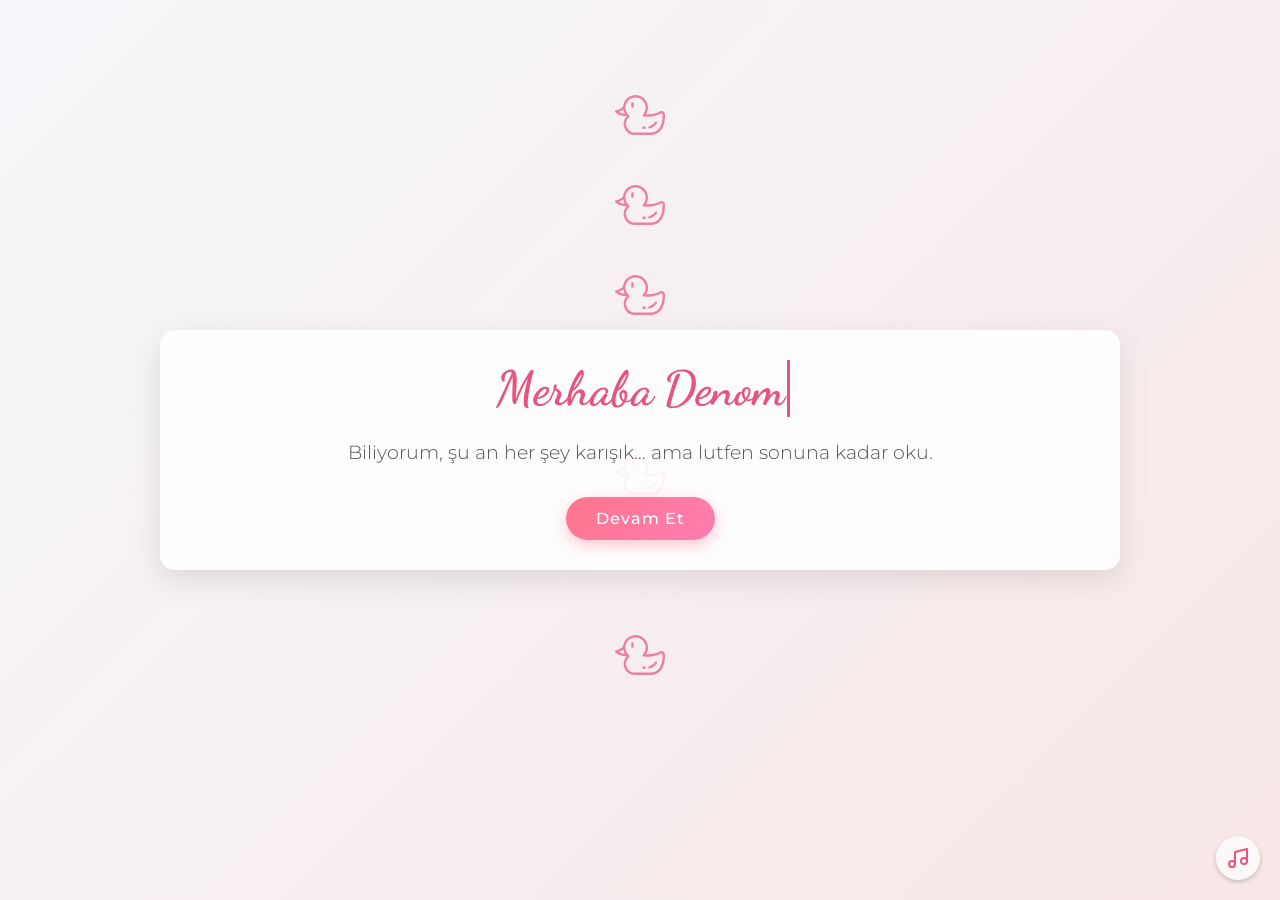
<file: index.html>
<!DOCTYPE html>
<html lang="tr" class="no-scroll">
<head>
    <meta charset="UTF-8">
    <meta name="viewport" content="width=device-width, initial-scale=1.0">
    <title>Sana Özel</title>
    <link rel="stylesheet" href="style.css">
    <link rel="preconnect" href="https://fonts.googleapis.com">
    <link rel="preconnect" href="https://fonts.gstatic.com" crossorigin>
    <link href="https://fonts.googleapis.com/css2?family=Dancing+Script:wght@400;700&family=Montserrat:wght@300;400;500;600&display=swap" rel="stylesheet">
    <style>
        .typewriter-container {
            display: inline-flex;
            align-items: center;
        }
        
        .typewriter-static {
            margin-right: 10px;
        }
        
        .typewriter-dynamic {
            position: relative;
            color: #e75480;
        }
        
        .typewriter-dynamic::after {
            content: "";
            position: absolute;
            right: -5px;
            top: 0;
            height: 100%;
            width: 3px;
            background-color: #e75480;
            animation: blink 0.7s infinite;
        }
        
        @keyframes blink {
            0%, 100% { opacity: 1; }
            50% { opacity: 0; }
        }
    </style>
    <script src="muzik.js"></script>
</head>
<body class="no-scroll">
    <!-- Ördek animasyonu -->
    <div class="duck"></div>
    <div class="duck"></div>
    <div class="duck"></div>
    <div class="duck"></div>
    <div class="duck"></div>
    
    <div class="container">
        <div class="card">
            <h1 class="typewriter-container">
                <span class="typewriter-static">Merhaba</span>
                <span class="typewriter-dynamic" id="dynamic-text"></span>
            </h1>
            <p class="message">Biliyorum, şu an her şey karışık… ama lutfen sonuna kadar oku.</p>
            <a href="sayfa2.html" class="btn">Devam Et</a>
        </div>
    </div>
    <div class="hearts">
        <div class="heart"></div>
        <div class="heart"></div>
        <div class="heart"></div>
        <div class="heart"></div>
        <div class="heart"></div>
    </div>
    
    <!-- Arka plan müziği -->
    <audio id="background-music" loop preload="auto">
        <source src="muzik/arkaplan-muzik.mp3" type="audio/mpeg">
        Tarayıcınız audio elementini desteklemiyor.
    </audio>
    
    <!-- Müzik kontrol butonu -->
    <div class="music-controls" id="music-toggle">
        <svg class="music-icon" id="music-on" viewBox="0 0 24 24" fill="none" xmlns="http://www.w3.org/2000/svg">
            <path d="M9 18V6L21 3V15" stroke="#e75480" stroke-width="2" stroke-linecap="round" stroke-linejoin="round"/>
            <path d="M6 21C7.65685 21 9 19.6569 9 18C9 16.3431 7.65685 15 6 15C4.34315 15 3 16.3431 3 18C3 19.6569 4.34315 21 6 21Z" stroke="#e75480" stroke-width="2"/>
            <path d="M18 18C19.6569 18 21 16.6569 21 15C21 13.3431 19.6569 12 18 12C16.3431 12 15 13.3431 15 15C15 16.6569 16.3431 18 18 18Z" stroke="#e75480" stroke-width="2"/>
        </svg>
        <svg class="music-icon" id="music-off" viewBox="0 0 24 24" fill="none" xmlns="http://www.w3.org/2000/svg" style="display: none;">
            <path d="M9 18V6L21 3V15" stroke="#e75480" stroke-width="2" stroke-linecap="round" stroke-linejoin="round"/>
            <path d="M6 21C7.65685 21 9 19.6569 9 18C9 16.3431 7.65685 15 6 15C4.34315 15 3 16.3431 3 18C3 19.6569 4.34315 21 6 21Z" stroke="#e75480" stroke-width="2"/>
            <path d="M18 18C19.6569 18 21 16.6569 21 15C21 13.3431 19.6569 12 18 12C16.3431 12 15 13.3431 15 15C15 16.6569 16.3431 18 18 18Z" stroke="#e75480" stroke-width="2"/>
            <path d="M2 2L22 22" stroke="#e75480" stroke-width="2" stroke-linecap="round"/>
        </svg>
    </div>

    <script>
        document.addEventListener('DOMContentLoaded', function() {
            const dynamicText = document.getElementById('dynamic-text');
            const words = ["Denom", "Bitanem", "Denizim", "Balım", "Zirto", "Aşkım"];
            let wordIndex = 0;
            let charIndex = 0;
            let isDeleting = false;
            let typingDelay = 100;  
            let deletingDelay = 50; 
            let newWordDelay = 1000; 

            function type() {
                const currentWord = words[wordIndex];
                
                if (isDeleting) {
                    dynamicText.textContent = currentWord.substring(0, charIndex - 1);
                    charIndex--;
                    typingDelay = deletingDelay;
                } else {
                    dynamicText.textContent = currentWord.substring(0, charIndex + 1);
                    charIndex++;
                    typingDelay = 100; 
                }
                
                if (!isDeleting && charIndex === currentWord.length) {
                    typingDelay = newWordDelay;
                    isDeleting = true;
                } else if (isDeleting && charIndex === 0) {
                    isDeleting = false;
                    wordIndex = (wordIndex + 1) % words.length;
                }
                
                setTimeout(type, typingDelay);
            }
            
            setTimeout(type, 500);
        });
    </script>

    <script>
        // Sayfa yüklendiğinde müzik pozisyonunu ayarla
        document.addEventListener('DOMContentLoaded', function() {
            // Son bilinen müzik pozisyonunu al
            const lastPosition = parseFloat(localStorage.getItem('lastMusicPosition') || '0');
            
            if (lastPosition > 0) {
                const audio = document.getElementById('background-music');
                if (audio) {
                    // Müzik yüklendiğinde pozisyonu ayarla
                    audio.addEventListener('loadedmetadata', function() {
                        try {
                            audio.currentTime = lastPosition;
                            console.log("Son müzik pozisyonu ayarlandı:", lastPosition);
                        } catch (e) {
                            console.log("Müzik pozisyonu ayarlama hatası:", e);
                        }
                    });
                }
            }
        });
    </script>
</body>
</html>
</file>
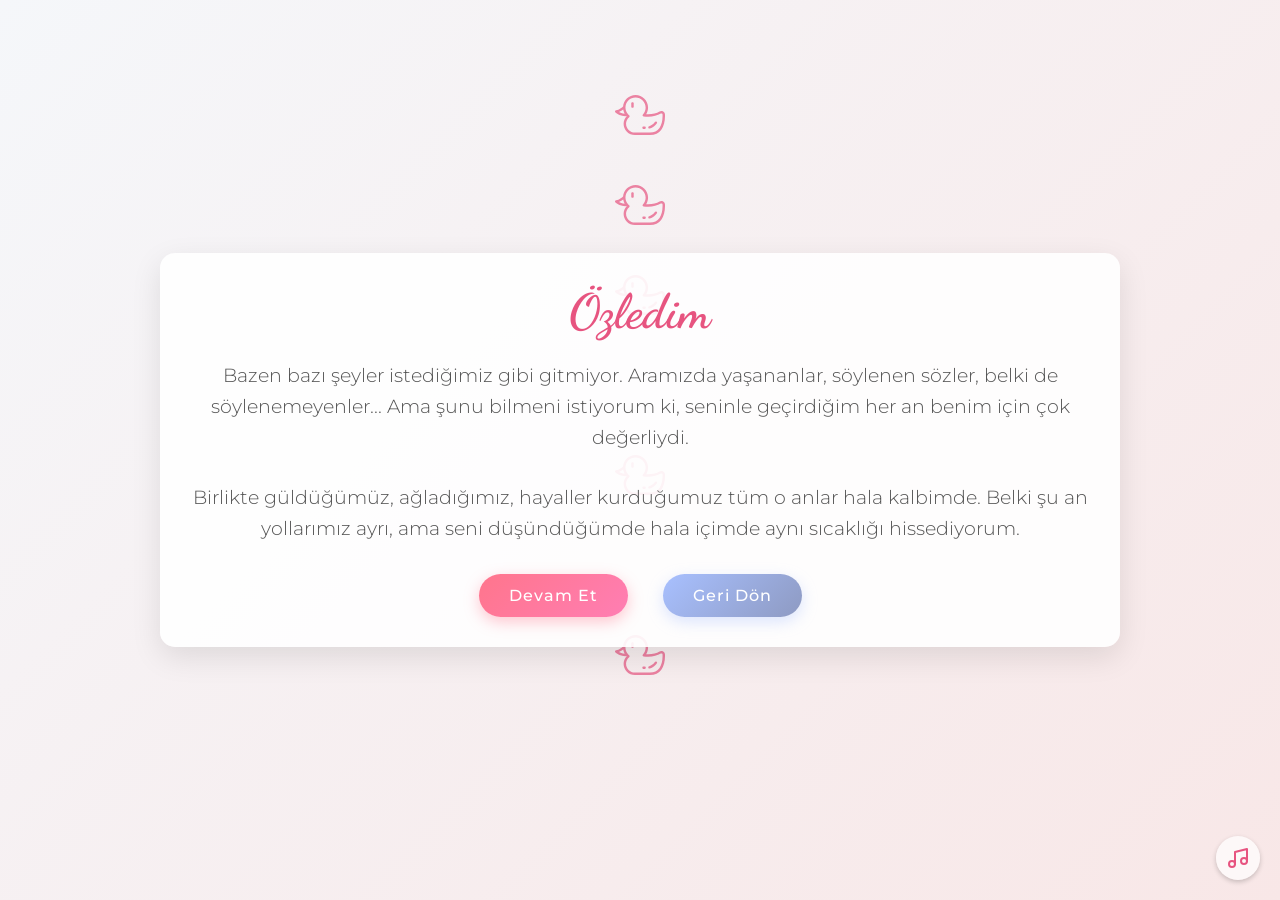
<file: sayfa2.html>
<!DOCTYPE html>
<html lang="tr" class="no-scroll">
<head>
    <meta charset="UTF-8">
    <meta name="viewport" content="width=device-width, initial-scale=1.0">
    <title>Sana Özel</title>
    <link rel="stylesheet" href="style.css">
    <link rel="preconnect" href="https://fonts.googleapis.com">
    <link rel="preconnect" href="https://fonts.gstatic.com" crossorigin>
    <link href="https://fonts.googleapis.com/css2?family=Dancing+Script:wght@400;700&family=Montserrat:wght@300;400;500;600&display=swap" rel="stylesheet">
    <script src="muzik.js"></script>
</head>
<body class="no-scroll">
    <!-- Ördek animasyonu -->
    <div class="duck"></div>
    <div class="duck"></div>
    <div class="duck"></div>
    <div class="duck"></div>
    <div class="duck"></div>
    
    <div class="container">
        <div class="card">
            <h1>Özledim</h1>
            <p class="message">
                Bazen bazı şeyler istediğimiz gibi gitmiyor. Aramızda yaşananlar, söylenen sözler, belki de söylenemeyenler... 
                Ama şunu bilmeni istiyorum ki, seninle geçirdiğim her an benim için çok değerliydi.
            </p>
            <p class="message">
                Birlikte güldüğümüz, ağladığımız, hayaller kurduğumuz tüm o anlar hala kalbimde. 
                Belki şu an yollarımız ayrı, ama seni düşündüğümde hala içimde aynı sıcaklığı hissediyorum.
            </p>
            <div class="buttons">
                <a href="sayfa3.html" class="btn">Devam Et</a>
                <a href="index.html" class="btn btn-secondary">Geri Dön</a>
            </div>
        </div>
    </div>
    <div class="hearts">
        <div class="heart"></div>
        <div class="heart"></div>
        <div class="heart"></div>
        <div class="heart"></div>
        <div class="heart"></div>
    </div>
    
    <!-- Arka plan müziği -->
    <audio id="background-music" preload="auto" loop>
        <source src="muzik/arkaplan-muzik.mp3" type="audio/mpeg">
        Tarayıcınız audio elementini desteklemiyor.
    </audio>
    
    <!-- Müzik kontrol butonu -->
    <div class="music-controls" id="music-toggle">
        <svg class="music-icon" id="music-on" viewBox="0 0 24 24" fill="none" xmlns="http://www.w3.org/2000/svg">
            <path d="M9 18V6L21 3V15" stroke="#e75480" stroke-width="2" stroke-linecap="round" stroke-linejoin="round"/>
            <path d="M6 21C7.65685 21 9 19.6569 9 18C9 16.3431 7.65685 15 6 15C4.34315 15 3 16.3431 3 18C3 19.6569 4.34315 21 6 21Z" stroke="#e75480" stroke-width="2"/>
            <path d="M18 18C19.6569 18 21 16.6569 21 15C21 13.3431 19.6569 12 18 12C16.3431 12 15 13.3431 15 15C15 16.6569 16.3431 18 18 18Z" stroke="#e75480" stroke-width="2"/>
        </svg>
        <svg class="music-icon" id="music-off" viewBox="0 0 24 24" fill="none" xmlns="http://www.w3.org/2000/svg" style="display: none;">
            <path d="M9 18V6L21 3V15" stroke="#e75480" stroke-width="2" stroke-linecap="round" stroke-linejoin="round"/>
            <path d="M6 21C7.65685 21 9 19.6569 9 18C9 16.3431 7.65685 15 6 15C4.34315 15 3 16.3431 3 18C3 19.6569 4.34315 21 6 21Z" stroke="#e75480" stroke-width="2"/>
            <path d="M18 18C19.6569 18 21 16.6569 21 15C21 13.3431 19.6569 12 18 12C16.3431 12 15 13.3431 15 15C15 16.6569 16.3431 18 18 18Z" stroke="#e75480" stroke-width="2"/>
            <path d="M2 2L22 22" stroke="#e75480" stroke-width="2" stroke-linecap="round"/>
        </svg>
    </div>
    <script>
        // Sayfa yüklendiğinde müzik pozisyonunu ayarla
        document.addEventListener('DOMContentLoaded', function() {
            // Son bilinen müzik pozisyonunu al
            const lastPosition = parseFloat(localStorage.getItem('lastMusicPosition') || '0');
            
            if (lastPosition > 0) {
                const audio = document.getElementById('background-music');
                if (audio) {
                    // Müzik yüklendiğinde pozisyonu ayarla
                    audio.addEventListener('loadedmetadata', function() {
                        try {
                            audio.currentTime = lastPosition;
                            console.log("Son müzik pozisyonu ayarlandı:", lastPosition);
                        } catch (e) {
                            console.log("Müzik pozisyonu ayarlama hatası:", e);
                        }
                    });
                }
            }
        });
    </script>
</body>
</html>
</file>
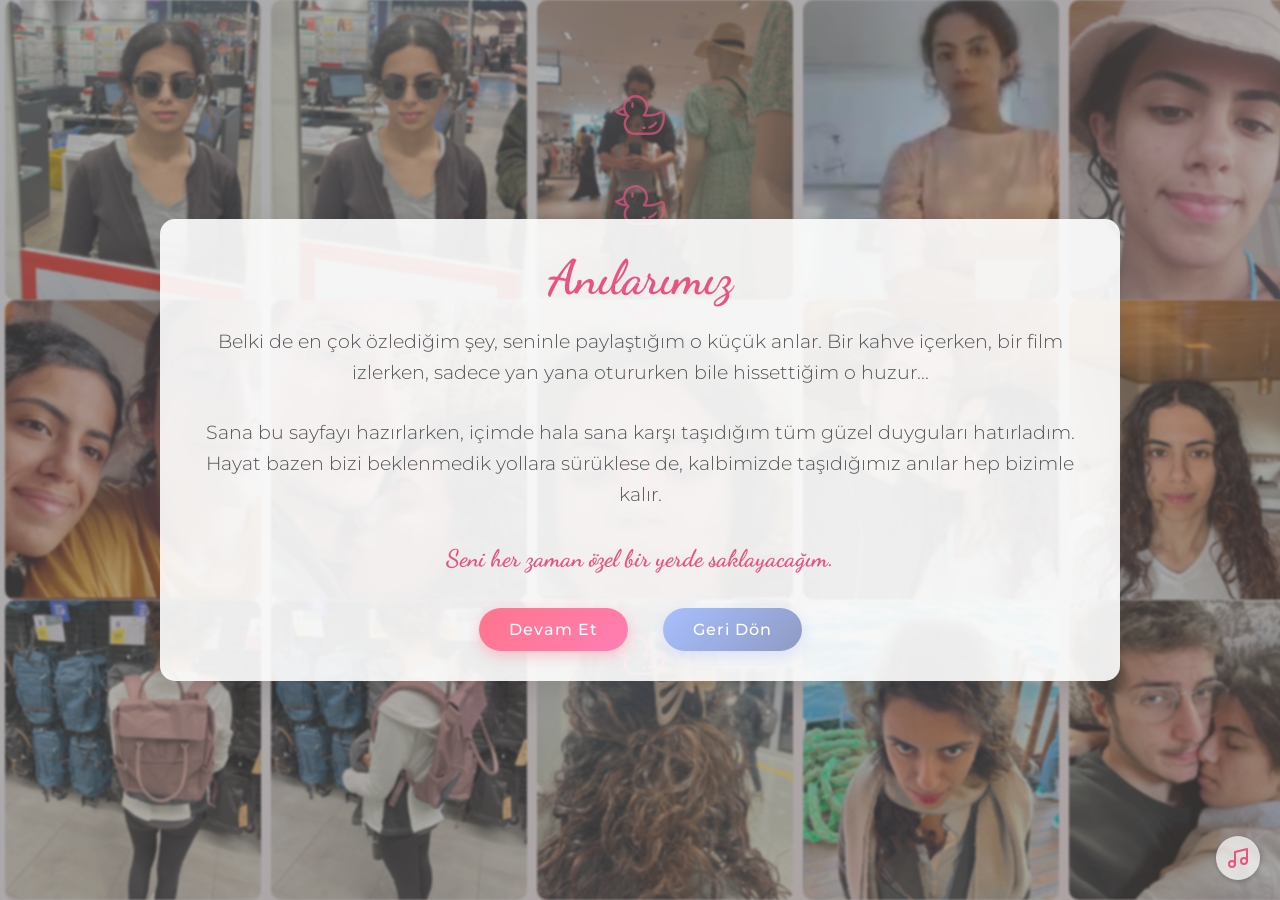
<file: sayfa3.html>
<!DOCTYPE html>
<html lang="tr" class="no-scroll">
<head>
    <meta charset="UTF-8">
    <meta name="viewport" content="width=device-width, initial-scale=1.0">
    <title>Sana Özel</title>
    <link rel="stylesheet" href="style.css">
    <link rel="preconnect" href="https://fonts.googleapis.com">
    <link rel="preconnect" href="https://fonts.gstatic.com" crossorigin>
    <link href="https://fonts.googleapis.com/css2?family=Dancing+Script:wght@400;700&family=Montserrat:wght@300;400;500;600&display=swap" rel="stylesheet">
    <script src="muzik.js"></script>
    <script>
        // Sayfa yüklendiğinde müzik pozisyonunu ayarla
        document.addEventListener('DOMContentLoaded', function() {
            // Son bilinen müzik pozisyonunu al
            const lastPosition = parseFloat(localStorage.getItem('lastMusicPosition') || '0');
            
            if (lastPosition > 0) {
                const audio = document.getElementById('background-music');
                if (audio) {
                    // Müzik yüklendiğinde pozisyonu ayarla
                    audio.addEventListener('loadedmetadata', function() {
                        try {
                            audio.currentTime = lastPosition;
                            console.log("Son müzik pozisyonu ayarlandı:", lastPosition);
                        } catch (e) {
                            console.log("Müzik pozisyonu ayarlama hatası:", e);
                        }
                    });
                }
            }
        });
    </script>
    <script>
        // Sayfa yüklendiğinde çalışacak fonksiyon
        document.addEventListener('DOMContentLoaded', function() {
            // Mobil cihaz kontrolü
            const isMobile = window.innerWidth <= 768;
            
            // Her satır için kaç resim kullanacağımızı belirleyelim
            // Mobil cihazlarda daha az resim gösterelim
            const imagesPerRow = isMobile ? 5 : 10;
            
            // İlk satır için resimleri oluştur
            createImagesForRow('row1', 1, imagesPerRow);
            
            // İkinci satır için resimleri oluştur
            createImagesForRow('row2', imagesPerRow + 1, imagesPerRow * 2);
            
            // Üçüncü satır için resimleri oluştur
            createImagesForRow('row3', imagesPerRow * 2 + 1, imagesPerRow * 3);
            
            // Belirli bir satır için resimleri oluşturan fonksiyon
            function createImagesForRow(rowClass, startIndex, endIndex) {
                const row = document.querySelector('.' + rowClass);
                row.innerHTML = ''; // Mevcut resimleri temizle
                
                // İlk set resimleri ekle
                for (let i = startIndex; i <= endIndex; i++) {
                    const img = document.createElement('div');
                    img.className = 'gallery-image';
                    img.style.backgroundImage = `url('resimler/resim${i}.jpg')`;
                    row.appendChild(img);
                }
                
                // Döngü için ilk resimleri tekrar ekle (smooth scrolling için)
                // Mobil cihazlarda daha az tekrar resim ekleyelim
                const repeatCount = isMobile ? 2 : 4;
                for (let i = startIndex; i <= startIndex + repeatCount; i++) {
                    const img = document.createElement('div');
                    img.className = 'gallery-image';
                    img.style.backgroundImage = `url('resimler/resim${i}.jpg')`;
                    row.appendChild(img);
                }
            }
            
            // Ekran boyutu değiştiğinde resimleri yeniden oluştur
            window.addEventListener('resize', function() {
                const newIsMobile = window.innerWidth <= 768;
                // Sadece mobil/masaüstü durumu değiştiğinde güncelle
                if (newIsMobile !== isMobile) {
                    location.reload(); // Sayfayı yenile
                }
            });
        });
    </script>
    <style>
        /* Anılar sayfası için özel stiller */
        .image-gallery {
            position: fixed;
            top: 0;
            left: 0;
            width: 100%;
            height: 100%;
            z-index: 0;
            overflow: hidden;
            background-color: rgba(0, 0, 0, 0.3);
        }
        
        /* Mobil cihazlar için galeri düzenlemeleri */
        @media (max-width: 768px) {
            .image-gallery {
                opacity: 0.7; /* Mobilde arka plan daha saydam */
            }
            
            .gallery-row {
                height: 25vh !important; /* Daha küçük satır yüksekliği */
            }
            
            .row1 {
                top: 0 !important;
            }
            
            .row2 {
                top: 26vh !important; /* Üstteki satırın hemen altında */
            }
            
            .row3 {
                top: 52vh !important; /* İkinci satırın hemen altında */
            }
            
            .gallery-image {
                height: 23vh !important; /* Yüksekliği biraz azaltalım */
            }
            
            .card {
                background-color: rgba(255, 255, 255, 0.95); /* Daha opak arka plan */
            }
        }
    </style>
</head>
<body class="no-scroll">
    <!-- Ördek animasyonu -->
    <div class="duck"></div>
    <div class="duck"></div>
    <div class="duck"></div>
    <div class="duck"></div>
    <div class="duck"></div>
    
    <!-- Arka plan müziği -->
    <audio id="background-music" preload="auto" loop>
        <source src="muzik/arkaplan-muzik.mp3" type="audio/mpeg">
        Tarayıcınız audio elementini desteklemiyor.
    </audio>
    
    <div class="image-gallery">
        <!-- Satırlar JavaScript ile doldurulacak -->
        <div class="gallery-row row1"></div>
        <div class="gallery-row row2"></div>
        <div class="gallery-row row3"></div>
    </div>
    
    <div class="container">
        <div class="card">
            <h1>Anılarımız</h1>
            <p class="message">
                Belki de en çok özlediğim şey, seninle paylaştığım o küçük anlar. 
                Bir kahve içerken, bir film izlerken, sadece yan yana otururken bile hissettiğim o huzur...
            </p>
            <p class="message">
                Sana bu sayfayı hazırlarken, içimde hala sana karşı taşıdığım tüm güzel duyguları hatırladım. 
                Hayat bazen bizi beklenmedik yollara sürüklese de, kalbimizde taşıdığımız anılar hep bizimle kalır.
            </p>
            <p class="message special">
                Seni her zaman özel bir yerde saklayacağım.
            </p>
            <div class="buttons">
                <a href="sayfa4.html" class="btn">Devam Et</a>
                <a href="sayfa2.html" class="btn btn-secondary">Geri Dön</a>
            </div>
        </div>
    </div>
    
    <!-- Müzik kontrol butonu -->
    <div class="music-controls" id="music-toggle">
        <svg class="music-icon" id="music-on" viewBox="0 0 24 24" fill="none" xmlns="http://www.w3.org/2000/svg">
            <path d="M9 18V6L21 3V15" stroke="#e75480" stroke-width="2" stroke-linecap="round" stroke-linejoin="round"/>
            <path d="M6 21C7.65685 21 9 19.6569 9 18C9 16.3431 7.65685 15 6 15C4.34315 15 3 16.3431 3 18C3 19.6569 4.34315 21 6 21Z" stroke="#e75480" stroke-width="2"/>
            <path d="M18 18C19.6569 18 21 16.6569 21 15C21 13.3431 19.6569 12 18 12C16.3431 12 15 13.3431 15 15C15 16.6569 16.3431 18 18 18Z" stroke="#e75480" stroke-width="2"/>
        </svg>
        <svg class="music-icon" id="music-off" viewBox="0 0 24 24" fill="none" xmlns="http://www.w3.org/2000/svg" style="display: none;">
            <path d="M9 18V6L21 3V15" stroke="#e75480" stroke-width="2" stroke-linecap="round" stroke-linejoin="round"/>
            <path d="M6 21C7.65685 21 9 19.6569 9 18C9 16.3431 7.65685 15 6 15C4.34315 15 3 16.3431 3 18C3 19.6569 4.34315 21 6 21Z" stroke="#e75480" stroke-width="2"/>
            <path d="M18 18C19.6569 18 21 16.6569 21 15C21 13.3431 19.6569 12 18 12C16.3431 12 15 13.3431 15 15C15 16.6569 16.3431 18 18 18Z" stroke="#e75480" stroke-width="2"/>
            <path d="M2 2L22 22" stroke="#e75480" stroke-width="2" stroke-linecap="round"/>
        </svg>
    </div>
    
    <div class="hearts">
        <div class="heart"></div>
        <div class="heart"></div>
        <div class="heart"></div>
        <div class="heart"></div>
        <div class="heart"></div>
    </div>
</body>
</html>
</file>
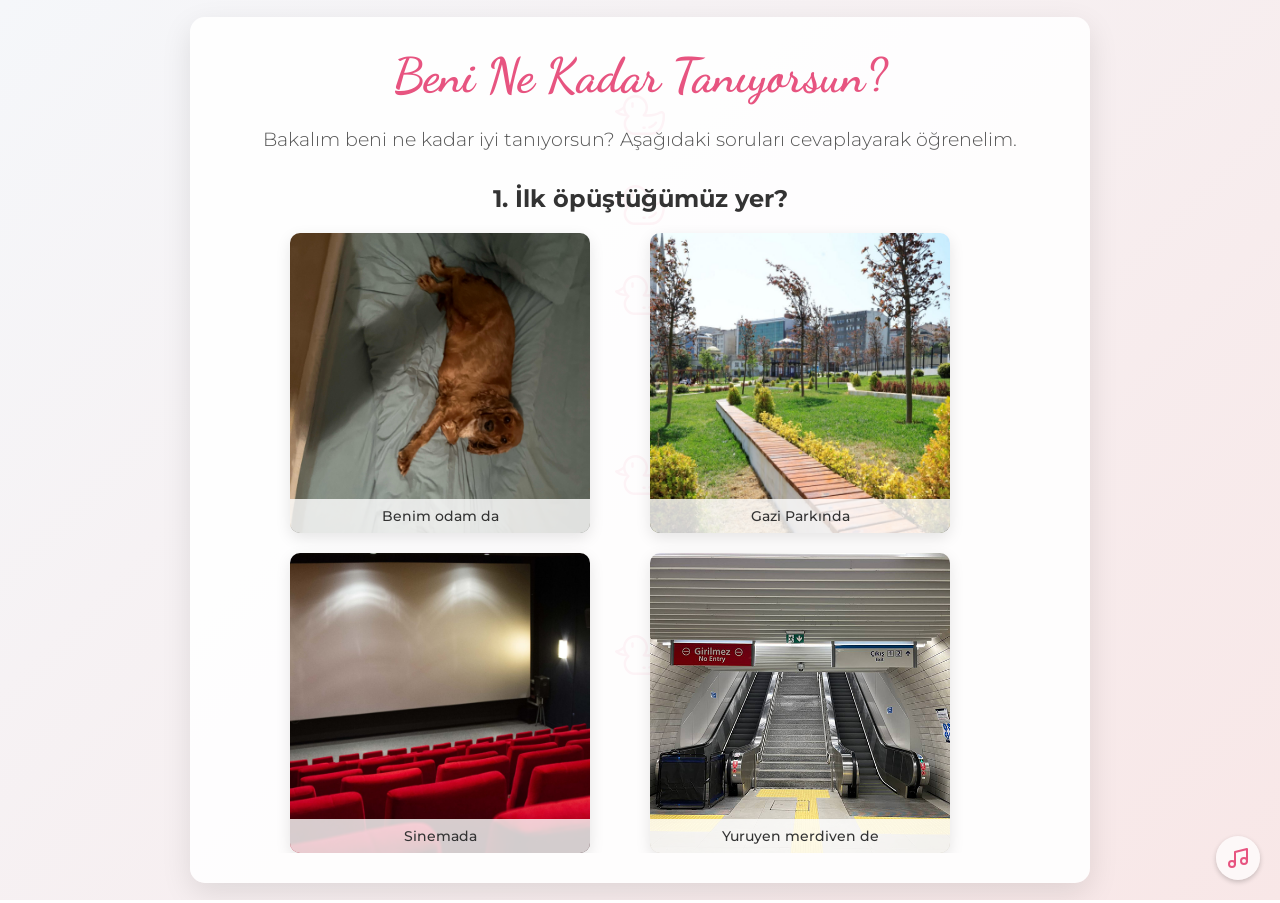
<file: sayfa4.html>
<!DOCTYPE html>
<html lang="tr" class="no-scroll">
<head>
    <meta charset="UTF-8">
    <meta name="viewport" content="width=device-width, initial-scale=1.0">
    <title>Sana Özel</title>
    <link rel="stylesheet" href="style.css">
    <link rel="preconnect" href="https://fonts.googleapis.com">
    <link rel="preconnect" href="https://fonts.gstatic.com" crossorigin>
    <link href="https://fonts.googleapis.com/css2?family=Dancing+Script:wght@400;700&family=Montserrat:wght@300;400;500;600&display=swap" rel="stylesheet">
    <script src="muzik.js"></script>
    <style>
        .quiz-container {
            width: 100%;
            max-width: 800px;
            margin: 0 auto;
            overflow: hidden; /* Taşma sorununu önlemek için */
        }
        
        .question-container {
            display: none;
            animation: fadeIn 0.5s ease;
            max-width: 100%; /* Maksimum genişliği sınırla */
        }
        
        .question-container.active {
            display: block;
        }
        
        .question-title {
            font-size: 1.5rem;
            margin-bottom: 20px;
            color: #333;
        }
        
        .options {
            display: grid;
            grid-template-columns: 1fr 1fr;
            gap: 20px;
            margin-top: 20px;
            max-width: 100%; /* Maksimum genişliği sınırla */
        }
        
        .option {
            background-color: #fff;
            border-radius: 10px;
            overflow: hidden;
            cursor: pointer;
            box-shadow: 0 5px 15px rgba(0, 0, 0, 0.1);
            transition: all 0.3s ease;
            position: relative;
            aspect-ratio: 1/1;
            display: flex;
            flex-direction: column;
            max-width: 100%; /* Maksimum genişliği sınırla */
        }
        
        .option:hover {
            transform: translateY(-5px);
            box-shadow: 0 8px 20px rgba(0, 0, 0, 0.15);
        }
        
        .option img {
            width: 100%;
            height: 100%;
            object-fit: cover;
            display: block;
        }
        
        .option-label {
            position: absolute;
            bottom: 0;
            left: 0;
            right: 0;
            background-color: rgba(255, 255, 255, 0.8);
            padding: 8px;
            text-align: center;
            font-weight: 500;
            color: #333;
            font-size: 0.9rem;
        }
        
        .option.correct {
            box-shadow: 0 5px 15px rgba(76, 175, 80, 0.4);
        }
        
        .option.correct .option-label {
            background: rgba(76, 175, 80, 0.9);
            color: white;
        }
        
        .option.wrong {
            box-shadow: 0 5px 15px rgba(244, 67, 54, 0.4);
            opacity: 0.7;
        }
        
        .option.wrong .option-label {
            background: rgba(244, 67, 54, 0.9);
            color: white;
        }
        
        .result {
            display: none;
            text-align: center;
            animation: fadeIn 0.5s ease;
        }
        
        .result.active {
            display: block;
        }
        
        .score {
            font-size: 2rem;
            margin-bottom: 20px;
            color: #e75480;
        }
        
        @keyframes fadeIn {
            from { opacity: 0; transform: translateY(20px); }
            to { opacity: 1; transform: translateY(0); }
        }
        
        .music-controls {
            position: fixed;
            bottom: 20px;
            right: 20px;
            z-index: 1000;
            background-color: rgba(255, 255, 255, 0.7);
            padding: 10px;
            border-radius: 50%;
            box-shadow: 0 2px 5px rgba(0, 0, 0, 0.2);
            cursor: pointer;
            transition: all 0.3s ease;
        }
        
        .music-controls:hover {
            transform: scale(1.1);
            background-color: rgba(255, 255, 255, 0.9);
        }
        
        .music-icon {
            width: 24px;
            height: 24px;
            display: block;
        }
        
        /* Mobil cihazlar için quiz düzenlemeleri */
        @media (max-width: 768px) {
            .options {
                grid-template-columns: 1fr 1fr;
                gap: 10px;
            }
            
            .option {
                aspect-ratio: 1/1; /* Kare şekli korunuyor */
            }
            
            .option-label {
                font-size: 0.8rem;
                padding: 5px;
            }
            
            .question-title {
                font-size: 1.2rem;
                margin-bottom: 15px;
            }
        }
        
        /* Çok küçük ekranlar için ek düzenlemeler */
        @media (max-width: 480px) {
            .options {
                grid-template-columns: 1fr 1fr; /* 2 sütun olarak kalmasını sağla */
                gap: 8px;
            }
            
            .option-label {
                font-size: 0.7rem;
                padding: 4px;
            }
        }
        
        /* Masaüstü için ek düzenlemeler */
        @media (min-width: 769px) {
            .container {
                max-width: 90%;
                padding: 20px;
                overflow: hidden;
                margin: 0 auto; /* Ortalama için */
                display: flex;
                justify-content: center;
                align-items: center;
                min-height: 100vh;
            }
            
            .card {
                max-width: 900px;
                overflow: hidden;
                padding: 30px;
                margin: 0 auto; /* Ortalama için */
                width: 100%;
            }
            
            .quiz-container {
                display: flex;
                flex-direction: column;
                align-items: center;
                justify-content: center;
                width: 100%;
            }
            
            .question-container {
                width: 100%;
                display: flex;
                flex-direction: column;
                align-items: center;
                justify-content: center;
            }
            
            .options {
                max-width: 700px;
                margin-left: auto;
                margin-right: auto;
                width: 100%;
            }
            
            .option {
                max-height: 300px;
            }
            
            .question-title {
                text-align: center;
            }
        }
    </style>
</head>
<body class="no-scroll">
    <!-- Ördek animasyonu -->
    <div class="duck"></div>
    <div class="duck"></div>
    <div class="duck"></div>
    <div class="duck"></div>
    <div class="duck"></div>
    
    <div class="container">
        <div class="card">
            <h1>Beni Ne Kadar Tanıyorsun?</h1>
            <p class="message">Bakalım beni ne kadar iyi tanıyorsun? Aşağıdaki soruları cevaplayarak öğrenelim.</p>
            
            <div class="quiz-container">
                <!-- Soru 1 -->
                <div class="question-container active" id="question1">
                    <h3 class="question-title">1. İlk öpüştüğümüz yer?</h3>
                    <div class="options">
                        <div class="option" data-correct="false">
                            <img src="resimler/quiz/q1_a.jpg" alt="Seçenek A">
                            <div class="option-label">Benim odam da</div>
                        </div>
                        <div class="option" data-correct="true">
                            <img src="resimler/quiz/q1_b.jpg" alt="Seçenek B">
                            <div class="option-label">Gazi Parkında</div>
                        </div>
                        <div class="option" data-correct="false">
                            <img src="resimler/quiz/q1_c.jpg" alt="Seçenek C">
                            <div class="option-label">Sinemada</div>
                        </div>
                        <div class="option" data-correct="false">
                            <img src="resimler/quiz/q1_d.jpg" alt="Seçenek D">
                            <div class="option-label">Yuruyen merdiven de</div>
                        </div>
                    </div>
                </div>
                
                <!-- Soru 2 -->
                <div class="question-container" id="question2">
                    <h3 class="question-title">2. İlk beraber izlediğimiz film?</h3>
                    <div class="options">
                        <div class="option" data-correct="false">
                            <img src="resimler/quiz/q2_a.jpg" alt="Seçenek A">
                            <div class="option-label">Titanic</div>
                        </div>
                        <div class="option" data-correct="true">
                            <img src="resimler/quiz/q2_b.jpg" alt="Seçenek B">
                            <div class="option-label">Sofra Sirlari</div>
                        </div>
                        <div class="option" data-correct="false">
                            <img src="resimler/quiz/q2_c.jpg" alt="Seçenek C">
                            <div class="option-label">Amelie</div>
                        </div>
                        <div class="option" data-correct="false">
                            <img src="resimler/quiz/q2_d.jpg" alt="Seçenek D">
                            <div class="option-label">La La Land</div>
                        </div>
                    </div>
                </div>
                
                <!-- Soru 3 -->
                <div class="question-container" id="question3">
                    <h3 class="question-title">3. İlk beraber izlediğimiz dizi?</h3>
                    <div class="options">
                        <div class="option" data-correct="false">
                            <img src="resimler/quiz/q3_a.jpg" alt="Seçenek A">
                            <div class="option-label">Friends</div>
                        </div>
                        <div class="option" data-correct="false">
                            <img src="resimler/quiz/q3_b.jpg" alt="Seçenek B">
                            <div class="option-label">Breaking Bad</div>
                        </div>
                        <div class="option" data-correct="true">
                            <img src="resimler/quiz/q3_c.jpg" alt="Seçenek C">
                            <div class="option-label">Severence</div>
                        </div>
                        <div class="option" data-correct="false">
                            <img src="resimler/quiz/q3_d.jpg" alt="Seçenek D">
                            <div class="option-label">Game of Thrones</div>
                        </div>
                    </div>
                </div>
                
                <!-- Soru 4 -->
                <div class="question-container" id="question4">
                    <h3 class="question-title">4. İlk gittiğimiz konser?</h3>
                    <div class="options">
                        <div class="option" data-correct="true">
                            <img src="resimler/quiz/q4_a.jpg" alt="Seçenek A">
                            <div class="option-label">Duman</div>
                        </div>
                        <div class="option" data-correct="false">
                            <img src="resimler/quiz/q4_b.jpg" alt="Seçenek B">
                            <div class="option-label">Sezen Aksu</div>
                        </div>
                        <div class="option" data-correct="false">
                            <img src="resimler/quiz/q4_c.jpg" alt="Seçenek C">
                            <div class="option-label">Tarkan</div>
                        </div>
                        <div class="option" data-correct="false">
                            <img src="resimler/quiz/q4_d.jpg" alt="Seçenek D">
                            <div class="option-label">MFÖ</div>
                        </div>
                    </div>
                </div>
                
                <!-- Sonuç Ekranı -->
                <div class="result" id="result">
                    <h2>Quiz Tamamlandı!</h2>
                    <div class="score">Skorun: <span id="score">0</span>/4</div>
                    <p class="message">Beni ne kadar iyi tanıdığını görmek harika! Her anımız benim için çok değerli.</p>
                    <div class="buttons">
                        <a href="sayfa5.html" class="btn">Devam Et</a>
                        <a href="index.html" class="btn btn-secondary">Başa Dön</a>
                    </div>
                </div>
            </div>
        </div>
    </div>
    
    <!-- Arka plan müziği -->
    <audio id="background-music" preload="auto" loop>
        <source src="muzik/arkaplan-muzik.mp3" type="audio/mpeg">
        Tarayıcınız audio elementini desteklemiyor.
    </audio>
    
    <!-- Müzik kontrol butonu -->
    <div class="music-controls" id="music-toggle">
        <svg class="music-icon" id="music-on" viewBox="0 0 24 24" fill="none" xmlns="http://www.w3.org/2000/svg">
            <path d="M9 18V6L21 3V15" stroke="#e75480" stroke-width="2" stroke-linecap="round" stroke-linejoin="round"/>
            <path d="M6 21C7.65685 21 9 19.6569 9 18C9 16.3431 7.65685 15 6 15C4.34315 15 3 16.3431 3 18C3 19.6569 4.34315 21 6 21Z" stroke="#e75480" stroke-width="2"/>
            <path d="M18 18C19.6569 18 21 16.6569 21 15C21 13.3431 19.6569 12 18 12C16.3431 12 15 13.3431 15 15C15 16.6569 16.3431 18 18 18Z" stroke="#e75480" stroke-width="2"/>
        </svg>
        <svg class="music-icon" id="music-off" viewBox="0 0 24 24" fill="none" xmlns="http://www.w3.org/2000/svg" style="display: none;">
            <path d="M9 18V6L21 3V15" stroke="#e75480" stroke-width="2" stroke-linecap="round" stroke-linejoin="round"/>
            <path d="M6 21C7.65685 21 9 19.6569 9 18C9 16.3431 7.65685 15 6 15C4.34315 15 3 16.3431 3 18C3 19.6569 4.34315 21 6 21Z" stroke="#e75480" stroke-width="2"/>
            <path d="M18 18C19.6569 18 21 16.6569 21 15C21 13.3431 19.6569 12 18 12C16.3431 12 15 13.3431 15 15C15 16.6569 16.3431 18 18 18Z" stroke="#e75480" stroke-width="2"/>
            <path d="M2 2L22 22" stroke="#e75480" stroke-width="2" stroke-linecap="round"/>
        </svg>
    </div>

    <script>
        document.addEventListener('DOMContentLoaded', function() {
            let currentQuestion = 1;
            let score = 0;
            
            // Tüm soruları gizle
            hideAllQuestions();
            
            // İlk soruyu göster
            showQuestion(1);
            
            // Tüm seçeneklere tıklama olayı ekle
            document.querySelectorAll('.option').forEach(option => {
                option.addEventListener('click', function() {
                    // Eğer bu seçenek zaten seçilmişse işlem yapma
                    if (this.classList.contains('selected') || this.classList.contains('correct') || this.classList.contains('wrong')) {
                        return;
                    }
                    
                    // Tüm seçenekleri devre dışı bırak
                    const questionContainer = this.closest('.question-container');
                    const options = questionContainer.querySelectorAll('.option');
                    options.forEach(opt => {
                        opt.classList.add('disabled');
                    });
                    
                    // Doğru cevap kontrolü
                    const isCorrect = this.getAttribute('data-correct') === 'true';
                    
                    if (isCorrect) {
                        // Doğru cevap
                        this.classList.add('correct');
                        score++;
                        
                        // 1 saniye sonra bir sonraki soruya geç
                        setTimeout(() => {
                            // Son soru ise sonuç ekranını göster
                            if (currentQuestion === 4) {
                                showResult();
                            } else {
                                // Bir sonraki soruya geç
                                hideQuestion(currentQuestion);
                                currentQuestion++;
                                showQuestion(currentQuestion);
                            }
                        }, 1000);
                    } else {
                        // Yanlış cevap
                        this.classList.add('wrong');
                        
                        // Doğru cevabı göster
                        options.forEach(opt => {
                            if (opt.getAttribute('data-correct') === 'true') {
                                opt.classList.add('correct');
                            }
                        });
                        
                        // 2 saniye sonra bir sonraki soruya geç
                        setTimeout(() => {
                            // Son soru ise sonuç ekranını göster
                            if (currentQuestion === 4) {
                                showResult();
                            } else {
                                // Bir sonraki soruya geç
                                hideQuestion(currentQuestion);
                                currentQuestion++;
                                showQuestion(currentQuestion);
                            }
                        }, 2000);
                    }
                });
            });
            
            // Soruları gizleme fonksiyonu
            function hideAllQuestions() {
                document.querySelectorAll('.question-container').forEach(question => {
                    question.style.display = 'none';
                });
                document.getElementById('result').style.display = 'none';
            }
            
            // Belirli bir soruyu gösterme fonksiyonu
            function showQuestion(questionNumber) {
                document.getElementById(`question${questionNumber}`).style.display = 'block';
            }
            
            // Belirli bir soruyu gizleme fonksiyonu
            function hideQuestion(questionNumber) {
                document.getElementById(`question${questionNumber}`).style.display = 'none';
            }
            
            // Sonuç ekranını gösterme fonksiyonu
            function showResult() {
                hideAllQuestions();
                document.getElementById('result').style.display = 'block';
                document.getElementById('score').textContent = score;
            }
        });
        
        // Sayfa yüklendiğinde müzik pozisyonunu ayarla
        document.addEventListener('DOMContentLoaded', function() {
            // Son bilinen müzik pozisyonunu al
            const lastPosition = parseFloat(localStorage.getItem('lastMusicPosition') || '0');
            
            if (lastPosition > 0) {
                const audio = document.getElementById('background-music');
                if (audio) {
                    // Müzik yüklendiğinde pozisyonu ayarla
                    audio.addEventListener('loadedmetadata', function() {
                        try {
                            audio.currentTime = lastPosition;
                            console.log("Son müzik pozisyonu ayarlandı:", lastPosition);
                        } catch (e) {
                            console.log("Müzik pozisyonu ayarlama hatası:", e);
                        }
                    });
                }
            }
        });
    </script>
    
    <div class="hearts">
        <div class="heart"></div>
        <div class="heart"></div>
        <div class="heart"></div>
        <div class="heart"></div>
        <div class="heart"></div>
    </div>
</body>
</html>
</file>
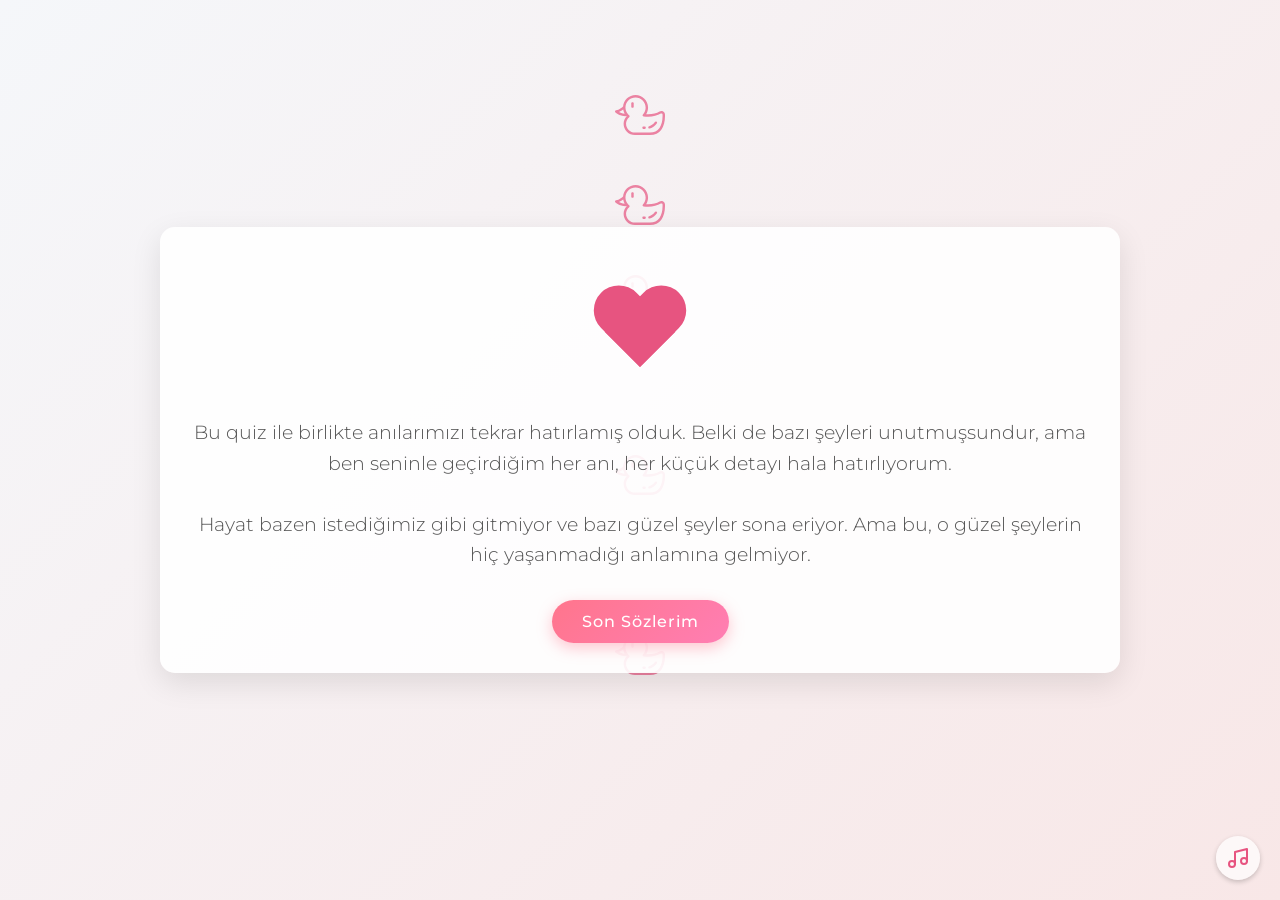
<file: sayfa5.html>
<!DOCTYPE html>
<html lang="tr" class="no-scroll">
<head>
    <meta charset="UTF-8">
    <meta name="viewport" content="width=device-width, initial-scale=1.0">
    <title>Sana Özel</title>
    <link rel="stylesheet" href="style.css">
    <link rel="preconnect" href="https://fonts.googleapis.com">
    <link rel="preconnect" href="https://fonts.gstatic.com" crossorigin>
    <link href="https://fonts.googleapis.com/css2?family=Dancing+Script:wght@400;700&family=Montserrat:wght@300;400;500;600&display=swap" rel="stylesheet">
    <script src="muzik.js"></script>
    <style>
        .heart-animation {
            position: relative;
            width: 100px;
            height: 100px;
            margin: 30px auto;
            animation: heartbeat 1.5s infinite;
        }
        
        .heart-animation:before,
        .heart-animation:after {
            position: absolute;
            content: "";
            left: 50px;
            top: 0;
            width: 50px;
            height: 80px;
            background: #e75480;
            border-radius: 50px 50px 0 0;
            transform: rotate(-45deg);
            transform-origin: 0 100%;
        }
        
        .heart-animation:after {
            left: 0;
            transform: rotate(45deg);
            transform-origin: 100% 100%;
        }
        
        @keyframes heartbeat {
            0% { transform: scale(1); }
            25% { transform: scale(1.1); }
            50% { transform: scale(1); }
            75% { transform: scale(1.1); }
        }
    </style>
</head>
<body class="no-scroll">
    <!-- Ördek animasyonu -->
    <div class="duck"></div>
    <div class="duck"></div>
    <div class="duck"></div>
    <div class="duck"></div>
    <div class="duck"></div>
    
    <div class="container">
        <div class="card">
            <div class="heart-animation"></div>
            
            <p class="message">
                Bu quiz ile birlikte anılarımızı tekrar hatırlamış olduk. Belki de bazı şeyleri unutmuşsundur, 
                ama ben seninle geçirdiğim her anı, her küçük detayı hala hatırlıyorum.
            </p>
            
            <p class="message">
                Hayat bazen istediğimiz gibi gitmiyor ve bazı güzel şeyler sona eriyor. 
                Ama bu, o güzel şeylerin hiç yaşanmadığı anlamına gelmiyor.
            </p>
            
            <div class="buttons">
                <a href="sayfa6.html" class="btn">Son Sözlerim</a>
            </div>
        </div>
    </div>
    
    <!-- Arka plan müziği -->
    <audio id="background-music" preload="auto" loop>
        <source src="muzik/arkaplan-muzik.mp3" type="audio/mpeg">
        Tarayıcınız audio elementini desteklemiyor.
    </audio>
    
    <!-- Müzik kontrol butonu -->
    <div class="music-controls" id="music-toggle">
        <svg class="music-icon" id="music-on" viewBox="0 0 24 24" fill="none" xmlns="http://www.w3.org/2000/svg">
            <path d="M9 18V6L21 3V15" stroke="#e75480" stroke-width="2" stroke-linecap="round" stroke-linejoin="round"/>
            <path d="M6 21C7.65685 21 9 19.6569 9 18C9 16.3431 7.65685 15 6 15C4.34315 15 3 16.3431 3 18C3 19.6569 4.34315 21 6 21Z" stroke="#e75480" stroke-width="2"/>
            <path d="M18 18C19.6569 18 21 16.6569 21 15C21 13.3431 19.6569 12 18 12C16.3431 12 15 13.3431 15 15C15 16.6569 16.3431 18 18 18Z" stroke="#e75480" stroke-width="2"/>
        </svg>
        <svg class="music-icon" id="music-off" viewBox="0 0 24 24" fill="none" xmlns="http://www.w3.org/2000/svg" style="display: none;">
            <path d="M9 18V6L21 3V15" stroke="#e75480" stroke-width="2" stroke-linecap="round" stroke-linejoin="round"/>
            <path d="M6 21C7.65685 21 9 19.6569 9 18C9 16.3431 7.65685 15 6 15C4.34315 15 3 16.3431 3 18C3 19.6569 4.34315 21 6 21Z" stroke="#e75480" stroke-width="2"/>
            <path d="M18 18C19.6569 18 21 16.6569 21 15C21 13.3431 19.6569 12 18 12C16.3431 12 15 13.3431 15 15C15 16.6569 16.3431 18 18 18Z" stroke="#e75480" stroke-width="2"/>
            <path d="M2 2L22 22" stroke="#e75480" stroke-width="2" stroke-linecap="round"/>
        </svg>
    </div>
    
    <div class="hearts">
        <div class="heart"></div>
        <div class="heart"></div>
        <div class="heart"></div>
        <div class="heart"></div>
        <div class="heart"></div>
    </div>
    
    <script>
        // Sayfa yüklendiğinde müzik pozisyonunu ayarla
        document.addEventListener('DOMContentLoaded', function() {
            // Son bilinen müzik pozisyonunu al
            const lastPosition = parseFloat(localStorage.getItem('lastMusicPosition') || '0');
            
            if (lastPosition > 0) {
                const audio = document.getElementById('background-music');
                if (audio) {
                    // Müzik yüklendiğinde pozisyonu ayarla
                    audio.addEventListener('loadedmetadata', function() {
                        try {
                            audio.currentTime = lastPosition;
                            console.log("Son müzik pozisyonu ayarlandı:", lastPosition);
                        } catch (e) {
                            console.log("Müzik pozisyonu ayarlama hatası:", e);
                        }
                    });
                }
            }
        });
    </script>
</body>
</html>
</file>
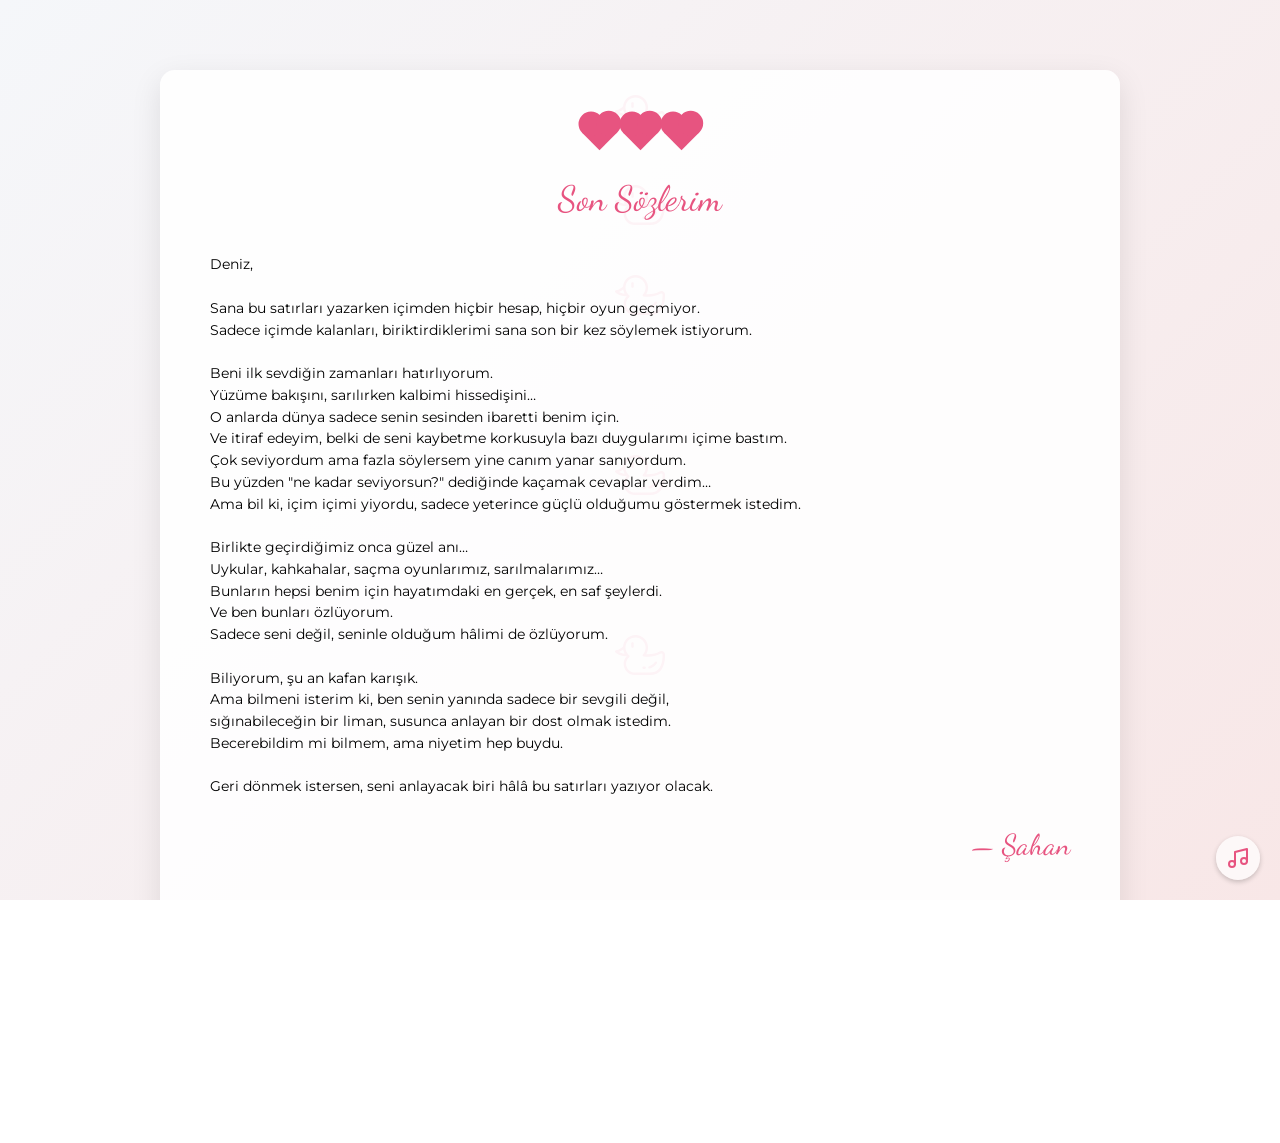
<file: sayfa6.html>
<!DOCTYPE html>
<html lang="tr" style="overflow-y: scroll;">
<head>
    <meta charset="UTF-8">
    <meta name="viewport" content="width=device-width, initial-scale=1.0">
    <title>Sana Özel</title>
    <link rel="stylesheet" href="style.css">
    <link rel="preconnect" href="https://fonts.googleapis.com">
    <link rel="preconnect" href="https://fonts.gstatic.com" crossorigin>
    <link href="https://fonts.googleapis.com/css2?family=Dancing+Script:wght@400;700&family=Montserrat:wght@300;400;500;600&display=swap" rel="stylesheet">
    <script src="muzik.js"></script>
    <style>
        .final-message {
            text-align: center;
            margin: 40px 0;
        }
        
        .heart-container {
            display: flex;
            justify-content: center;
            margin: 20px 0;
        }
        
        .custom-heart {
            background-color: #e75480;
            display: inline-block;
            height: 25px;
            margin: 0 8px;
            position: relative;
            top: 0;
            transform: rotate(-45deg);
            width: 25px;
            animation: customHeartbeat 1.5s infinite;
        }

        .custom-heart:before,
        .custom-heart:after {
            content: "";
            background-color: #e75480;
            border-radius: 50%;
            height: 25px;
            position: absolute;
            width: 25px;
        }

        .custom-heart:before {
            top: -12.5px;
            left: 0;
        }

        .custom-heart:after {
            left: 12.5px;
            top: 0;
        }
        
        .special-message {
            font-family: 'Dancing Script', cursive;
            font-size: 2.2rem;
            color: #e75480;
            margin: 30px 0;
            text-align: center;
            line-height: 1.4;
        }
        
        .letter {
            font-family: 'Montserrat', sans-serif;
            line-height: 1.6;
            margin: 30px 0;
            white-space: pre-line;
            text-align: left;
            font-size: 0.85rem;
            padding: 0 20px;
            word-wrap: break-word;
            overflow-wrap: break-word;
            hyphens: auto;
        }
        
        .signature {
            font-family: 'Dancing Script', cursive;
            font-size: 1.8rem;
            color: #e75480;
            text-align: right;
            margin-top: 30px;
            padding-right: 20px;
        }
        
        .proposal {
            font-family: 'Dancing Script', cursive;
            font-size: 2.2rem;
            color: #e75480;
            text-align: center;
            margin: 40px 0 25px;
            animation: glow 1.5s ease-in-out infinite alternate;
            text-shadow: 0 0 5px rgba(231, 84, 128, 0.3);
            padding: 0 10px;
            word-wrap: break-word;
        }
        
        .buttons {
            display: flex;
            justify-content: center;
            gap: 50px;
            flex-wrap: wrap;
            position: relative;
            min-height: 30px;
            margin-top: 30px;
            margin-bottom: 30px;
        }
        
        .btn {
            min-width: 100px;
            width: auto;
            text-align: center;
            padding: 10px 20px;
            position: relative;
            font-size: 0.95rem;
            border-radius: 25px;
            letter-spacing: 0.5px;
            font-weight: 500;
            transition: all 0.3s ease;
            display: inline-block;
        }
        
        .btn-yes {
            background: linear-gradient(135deg, #4CAF50 0%, #45a049 100%);
            box-shadow: 0 3px 10px rgba(76, 175, 80, 0.3);
            z-index: 2;
        }
        
        .btn-yes:hover {
            transform: translateY(-3px);
            box-shadow: 0 5px 15px rgba(76, 175, 80, 0.5);
        }
        
        .btn-no {
            background: linear-gradient(135deg, #f44336 0%, #e53935 100%);
            box-shadow: 0 3px 10px rgba(244, 67, 54, 0.3);
            transition: all 0.2s ease;
            z-index: 1;
        }
        
        .btn-no:hover {
            transform: translateY(-3px);
            box-shadow: 0 5px 15px rgba(244, 67, 54, 0.5);
        }
        
        @keyframes customHeartbeat {
            0% { transform: rotate(-45deg) scale(1); }
            25% { transform: rotate(-45deg) scale(1.1); }
            50% { transform: rotate(-45deg) scale(1); }
            75% { transform: rotate(-45deg) scale(1.1); }
        }
        
        @keyframes glow {
            from {
                text-shadow: 0 0 5px rgba(231, 84, 128, 0.3);
            }
            to {
                text-shadow: 0 0 15px rgba(231, 84, 128, 0.7);
            }
        }
        
        /* Mobil cihazlar için teklif sayfası düzenlemeleri */
        @media (max-width: 768px) {
            .letter {
                font-size: 0.95rem;
                line-height: 1.5;
                padding: 15px;
            }
            
            .proposal {
                font-size: 1.8rem;
                margin: 30px 0 20px;
                padding: 0 5px;
            }
            
            .signature {
                font-size: 1.5rem;
                margin-top: 20px;
                padding-right: 10px;
            }
            
            .buttons {
                margin-top: 20px;
                margin-bottom: 20px;
                gap: 30px;
            }
            
            .btn {
                min-width: 90px;
                padding: 8px 15px;
            }
        }
        
        /* Çok küçük ekranlar için ek düzenlemeler */
        @media (max-width: 480px) {
            .letter {
                font-size: 0.9rem;
                padding: 10px;
            }
            
            .proposal {
                font-size: 1.6rem;
            }
            
            .signature {
                font-size: 1.4rem;
            }
            
            .buttons {
                gap: 20px;
            }
        }
    </style>
</head>
<body class="allow-scroll">
    <!-- Ördek animasyonu -->
    <div class="duck"></div>
    <div class="duck"></div>
    <div class="duck"></div>
    <div class="duck"></div>
    <div class="duck"></div>
    
    <div class="container">
        <div class="card">
            <div class="heart-container">
                <div class="custom-heart"></div>
                <div class="custom-heart"></div>
                <div class="custom-heart"></div>
            </div>
            
            <div class="special-message">
                Son Sözlerim
            </div>
            
            <div class="letter">Deniz,

Sana bu satırları yazarken içimden hiçbir hesap, hiçbir oyun geçmiyor.
Sadece içimde kalanları, biriktirdiklerimi sana son bir kez söylemek istiyorum.

Beni ilk sevdiğin zamanları hatırlıyorum.
Yüzüme bakışını, sarılırken kalbimi hissedişini…
O anlarda dünya sadece senin sesinden ibaretti benim için.
Ve itiraf edeyim, belki de seni kaybetme korkusuyla bazı duygularımı içime bastım.
Çok seviyordum ama fazla söylersem yine canım yanar sanıyordum.
Bu yüzden "ne kadar seviyorsun?" dediğinde kaçamak cevaplar verdim…
Ama bil ki, içim içimi yiyordu, sadece yeterince güçlü olduğumu göstermek istedim.

Birlikte geçirdiğimiz onca güzel anı…
Uykular, kahkahalar, saçma oyunlarımız, sarılmalarımız…
Bunların hepsi benim için hayatımdaki en gerçek, en saf şeylerdi.
Ve ben bunları özlüyorum.
Sadece seni değil, seninle olduğum hâlimi de özlüyorum.

Biliyorum, şu an kafan karışık. 
Ama bilmeni isterim ki, ben senin yanında sadece bir sevgili değil,
sığınabileceğin bir liman, susunca anlayan bir dost olmak istedim.
Becerebildim mi bilmem, ama niyetim hep buydu.

Geri dönmek istersen, seni anlayacak biri hâlâ bu satırları yazıyor olacak.</div>
            
            <div class="signature">— Şahan</div>
            
            <div class="proposal">Yeniden sevgilim olmak ister misin?</div>
            
            <div class="buttons">
                <a href="sayfa7.html" class="btn btn-yes">Evet</a>
                <a href="javascript:void(0)" class="btn btn-no" id="noButton">Hayır</a>
            </div>
        </div>
    </div>
    
    <!-- Arka plan müziği -->
    <audio id="background-music" preload="auto" loop>
        <source src="muzik/arkaplan-muzik.mp3" type="audio/mpeg">
        Tarayıcınız audio elementini desteklemiyor.
    </audio>
    
    <!-- Müzik kontrol butonu -->
    <div class="music-controls" id="music-toggle">
        <svg class="music-icon" id="music-on" viewBox="0 0 24 24" fill="none" xmlns="http://www.w3.org/2000/svg">
            <path d="M9 18V6L21 3V15" stroke="#e75480" stroke-width="2" stroke-linecap="round" stroke-linejoin="round"/>
            <path d="M6 21C7.65685 21 9 19.6569 9 18C9 16.3431 7.65685 15 6 15C4.34315 15 3 16.3431 3 18C3 19.6569 4.34315 21 6 21Z" stroke="#e75480" stroke-width="2"/>
            <path d="M18 18C19.6569 18 21 16.6569 21 15C21 13.3431 19.6569 12 18 12C16.3431 12 15 13.3431 15 15C15 16.6569 16.3431 18 18 18Z" stroke="#e75480" stroke-width="2"/>
        </svg>
        <svg class="music-icon" id="music-off" viewBox="0 0 24 24" fill="none" xmlns="http://www.w3.org/2000/svg" style="display: none;">
            <path d="M9 18V6L21 3V15" stroke="#e75480" stroke-width="2" stroke-linecap="round" stroke-linejoin="round"/>
            <path d="M6 21C7.65685 21 9 19.6569 9 18C9 16.3431 7.65685 15 6 15C4.34315 15 3 16.3431 3 18C3 19.6569 4.34315 21 6 21Z" stroke="#e75480" stroke-width="2"/>
            <path d="M18 18C19.6569 18 21 16.6569 21 15C21 13.3431 19.6569 12 18 12C16.3431 12 15 13.3431 15 15C15 16.6569 16.3431 18 18 18Z" stroke="#e75480" stroke-width="2"/>
            <path d="M2 2L22 22" stroke="#e75480" stroke-width="2" stroke-linecap="round"/>
        </svg>
    </div>
    
    <div class="hearts">
        <div class="heart"></div>
        <div class="heart"></div>
        <div class="heart"></div>
        <div class="heart"></div>
        <div class="heart"></div>
    </div>

    <script>
        // Hayır butonunun kaçma efekti - basitleştirilmiş versiyon
        document.addEventListener('DOMContentLoaded', function() {
            const noButton = document.getElementById('noButton');
            const container = document.querySelector('.buttons');
            
            // Butonun kaçma fonksiyonu
            function moveButton() {
                // Butonun başlangıç stilini ayarla (ilk hover'da)
                if (noButton.style.position !== 'absolute') {
                    noButton.style.position = 'absolute';
                }
                
                // Container boyutları
                const containerRect = container.getBoundingClientRect();
                const buttonWidth = noButton.offsetWidth;
                const buttonHeight = noButton.offsetHeight;
                
                // Güvenli sınırlar (container içinde)
                const maxX = containerRect.width - buttonWidth;
                const maxY = 60; // Dikey hareket sınırı
                
                // Rastgele pozisyon hesapla
                let newX = Math.floor(Math.random() * maxX);
                let newY = Math.floor(Math.random() * maxY) - 20; // -20 ile 40 arası
                
                // Butonun yeni pozisyonunu ayarla
                noButton.style.left = newX + 'px';
                noButton.style.top = newY + 'px';
            }
            
            // Mouse over olayı
            noButton.addEventListener('mouseover', moveButton);
            
            // Mobil için dokunma olayı
            noButton.addEventListener('touchstart', function(e) {
                e.preventDefault();
                moveButton();
            });
            
            // Sayfa yüklendiğinde "Hayır" butonunun başlangıç pozisyonunu ayarla
            window.addEventListener('load', function() {
                // "Hayır" butonunun başlangıç pozisyonunu korumak için
                // Butonun doğal akışta olmasını sağla
                noButton.style.position = 'static';
            });
        });
    </script>
    
    <script>
        // Sayfa yüklendiğinde müzik pozisyonunu ayarla
        document.addEventListener('DOMContentLoaded', function() {
            // Son bilinen müzik pozisyonunu al
            const lastPosition = parseFloat(localStorage.getItem('lastMusicPosition') || '0');
            
            if (lastPosition > 0) {
                const audio = document.getElementById('background-music');
                if (audio) {
                    // Müzik yüklendiğinde pozisyonu ayarla
                    audio.addEventListener('loadedmetadata', function() {
                        try {
                            audio.currentTime = lastPosition;
                            console.log("Son müzik pozisyonu ayarlandı:", lastPosition);
                        } catch (e) {
                            console.log("Müzik pozisyonu ayarlama hatası:", e);
                        }
                    });
                }
            }
        });
    </script>
</body>
</html>
</file>
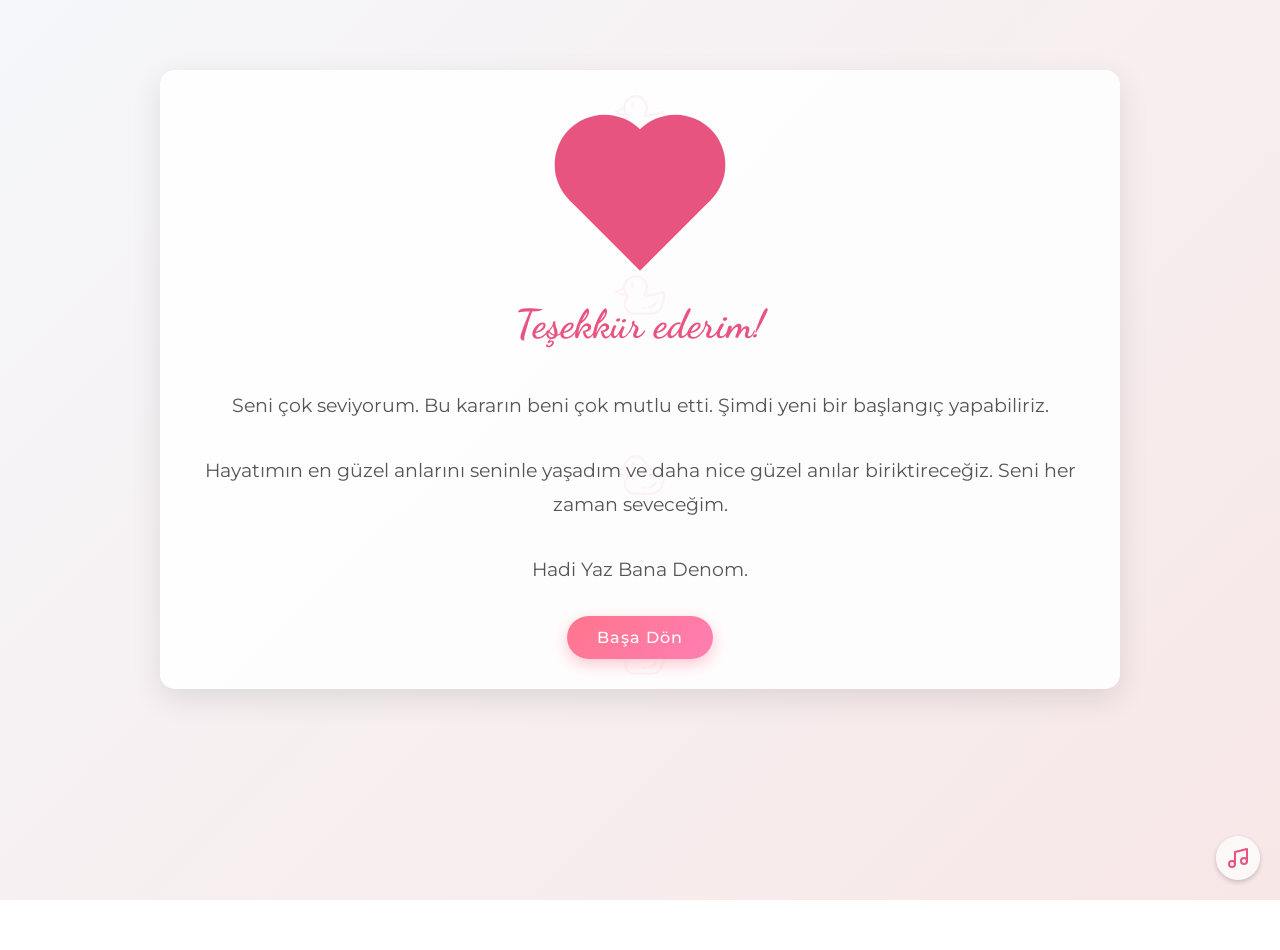
<file: sayfa7.html>
<!DOCTYPE html>
<html lang="tr" style="overflow-y: scroll;">
<head>
    <meta charset="UTF-8">
    <meta name="viewport" content="width=device-width, initial-scale=1.0">
    <title>Sana Özel</title>
    <link rel="stylesheet" href="style.css">
    <link rel="preconnect" href="https://fonts.googleapis.com">
    <link rel="preconnect" href="https://fonts.gstatic.com" crossorigin>
    <link href="https://fonts.googleapis.com/css2?family=Dancing+Script:wght@400;700&family=Montserrat:wght@300;400;500;600&display=swap" rel="stylesheet">
    <script src="muzik.js"></script>
    <style>
        .success-message {
            font-family: 'Dancing Script', cursive;
            font-size: 2.5rem;
            color: #e75480;
            text-align: center;
            margin: 40px 0;
            animation: glow 1.5s ease-in-out infinite alternate;
        }
        
        .heart-animation {
            width: 100px;
            height: 100px;
            background: #e75480;
            position: relative;
            transform: rotate(45deg);
            margin: 50px auto;
            animation: heartbeat 1.5s ease-in-out infinite;
        }
        
        .heart-animation:before,
        .heart-animation:after {
            content: "";
            width: 100px;
            height: 100px;
            background: #e75480;
            border-radius: 50%;
            position: absolute;
        }
        
        .heart-animation:before {
            top: -50px;
            left: 0;
        }
        
        .heart-animation:after {
            top: 0;
            left: -50px;
        }
        
        @keyframes heartbeat {
            0% { transform: rotate(45deg) scale(0.8); }
            5% { transform: rotate(45deg) scale(0.9); }
            10% { transform: rotate(45deg) scale(0.8); }
            15% { transform: rotate(45deg) scale(1); }
            50% { transform: rotate(45deg) scale(0.8); }
            100% { transform: rotate(45deg) scale(0.8); }
        }
        
        @keyframes glow {
            from {
                text-shadow: 0 0 5px rgba(231, 84, 128, 0.3);
            }
            to {
                text-shadow: 0 0 15px rgba(231, 84, 128, 0.7);
            }
        }
        
        .love-message {
            font-size: 1.2rem;
            line-height: 1.8;
            color: #555;
            margin: 30px 0;
            text-align: center;
        }
    </style>
</head>
<body class="allow-scroll">
    <!-- Ördek animasyonu -->
    <div class="duck"></div>
    <div class="duck"></div>
    <div class="duck"></div>
    <div class="duck"></div>
    <div class="duck"></div>
    
    <div class="container">
        <div class="card">
            <div class="heart-animation"></div>
            <h1 class="success-message">Teşekkür ederim!</h1>
            <p class="love-message">
                Seni çok seviyorum. Bu kararın beni çok mutlu etti. Şimdi yeni bir başlangıç yapabiliriz.    
            </p>
            <p class="love-message">
                Hayatımın en güzel anlarını seninle yaşadım ve daha nice güzel anılar biriktireceğiz.
                Seni her zaman seveceğim.
            </p>
            <p class="love-message">
                Hadi Yaz Bana Denom.
            </p>
            <div class="buttons">
                <a href="index.html" class="btn">Başa Dön</a>
            </div>
        </div>
    </div>
    
    <!-- Arka plan müziği -->
    <audio id="background-music" preload="auto" loop>
        <source src="muzik/arkaplan-muzik.mp3" type="audio/mpeg">
        Tarayıcınız audio elementini desteklemiyor.
    </audio>
    
    <!-- Müzik kontrol butonu -->
    <div class="music-controls" id="music-toggle">
        <svg class="music-icon" id="music-on" viewBox="0 0 24 24" fill="none" xmlns="http://www.w3.org/2000/svg">
            <path d="M9 18V6L21 3V15" stroke="#e75480" stroke-width="2" stroke-linecap="round" stroke-linejoin="round"/>
            <path d="M6 21C7.65685 21 9 19.6569 9 18C9 16.3431 7.65685 15 6 15C4.34315 15 3 16.3431 3 18C3 19.6569 4.34315 21 6 21Z" stroke="#e75480" stroke-width="2"/>
            <path d="M18 18C19.6569 18 21 16.6569 21 15C21 13.3431 19.6569 12 18 12C16.3431 12 15 13.3431 15 15C15 16.6569 16.3431 18 18 18Z" stroke="#e75480" stroke-width="2"/>
        </svg>
        <svg class="music-icon" id="music-off" viewBox="0 0 24 24" fill="none" xmlns="http://www.w3.org/2000/svg" style="display: none;">
            <path d="M9 18V6L21 3V15" stroke="#e75480" stroke-width="2" stroke-linecap="round" stroke-linejoin="round"/>
            <path d="M6 21C7.65685 21 9 19.6569 9 18C9 16.3431 7.65685 15 6 15C4.34315 15 3 16.3431 3 18C3 19.6569 4.34315 21 6 21Z" stroke="#e75480" stroke-width="2"/>
            <path d="M18 18C19.6569 18 21 16.6569 21 15C21 13.3431 19.6569 12 18 12C16.3431 12 15 13.3431 15 15C15 16.6569 16.3431 18 18 18Z" stroke="#e75480" stroke-width="2"/>
            <path d="M2 2L22 22" stroke="#e75480" stroke-width="2" stroke-linecap="round"/>
        </svg>
    </div>
    
    <div class="hearts">
        <div class="heart"></div>
        <div class="heart"></div>
        <div class="heart"></div>
        <div class="heart"></div>
        <div class="heart"></div>
    </div>
    
    <script>
        // Sayfa yüklendiğinde müzik pozisyonunu ayarla
        document.addEventListener('DOMContentLoaded', function() {
            // Son bilinen müzik pozisyonunu al
            const lastPosition = parseFloat(localStorage.getItem('lastMusicPosition') || '0');
            
            if (lastPosition > 0) {
                const audio = document.getElementById('background-music');
                if (audio) {
                    // Müzik yüklendiğinde pozisyonu ayarla
                    audio.addEventListener('loadedmetadata', function() {
                        try {
                            audio.currentTime = lastPosition;
                            console.log("Son müzik pozisyonu ayarlandı:", lastPosition);
                        } catch (e) {
                            console.log("Müzik pozisyonu ayarlama hatası:", e);
                        }
                    });
                }
            }
        });
    </script>
</body>
</html>
</file>
<file: style.css>
* {
    margin: 0;
    padding: 0;
    box-sizing: border-box;
}

html, body {
    margin: 0;
    padding: 0;
    height: 100%;
    width: 100%;
}

body {
    font-family: 'Montserrat', sans-serif;
    background: linear-gradient(135deg, #f5f7fa 0%, #f8e7e7 100%);
    display: flex;
    justify-content: center;
    align-items: center;
    position: relative;
}

/* Kaydırmayı kesin olarak engelleme */
html.no-scroll, 
body.no-scroll {
    overflow: hidden !important;
    height: 100% !important;
    position: fixed !important;
    width: 100% !important;
}

/* Sadece son sayfa için kaydırmayı etkinleştir */
body.allow-scroll {
    overflow-y: auto !important;
    position: relative !important;
    align-items: flex-start;
    padding: 50px 0;
    min-height: 100vh;
}

.container {
    width: 100%;
    max-width: 1000px;
    padding: 20px;
    z-index: 10;
    position: relative;
}

.card {
    background-color: rgba(255, 255, 255, 0.9);
    border-radius: 15px;
    padding: 30px;
    box-shadow: 0 10px 30px rgba(0, 0, 0, 0.1);
    text-align: center;
    transition: all 0.3s ease;
    width: 100%;
    overflow-wrap: break-word;
    word-wrap: break-word;
}

.card:hover {
    transform: translateY(-5px);
    box-shadow: 0 15px 35px rgba(0, 0, 0, 0.15);
}

h1 {
    font-family: 'Dancing Script', cursive;
    color: #e75480;
    font-size: 3rem;
    margin-bottom: 20px;
}

.message {
    font-size: 1.2rem;
    line-height: 1.6;
    color: #555;
    margin-bottom: 30px;
    font-weight: 300;
}

.btn {
    display: inline-block;
    background: linear-gradient(135deg, #ff758c 0%, #ff7eb3 100%);
    color: white;
    padding: 12px 30px;
    border-radius: 50px;
    text-decoration: none;
    font-weight: 500;
    letter-spacing: 1px;
    transition: all 0.3s ease;
    box-shadow: 0 5px 15px rgba(255, 117, 140, 0.4);
    margin: 0 10px;
}

.btn-secondary {
    background: linear-gradient(135deg, #a8c0ff 0%, #8e9ac2 100%);
    box-shadow: 0 5px 15px rgba(168, 192, 255, 0.4);
}

.buttons {
    display: flex;
    justify-content: center;
    gap: 15px;
    flex-wrap: wrap;
}

.btn:hover {
    transform: translateY(-3px);
    box-shadow: 0 8px 20px rgba(255, 117, 140, 0.6);
}

.btn-secondary:hover {
    transform: translateY(-3px);
    box-shadow: 0 8px 20px rgba(168, 192, 255, 0.6);
}

/* Kalp animasyonları */
.hearts {
    position: absolute;
    width: 100%;
    height: 100%;
    overflow: hidden;
    z-index: 5;
}

.heart {
    position: absolute;
    width: 30px;
    height: 30px;
    background: url("data:image/svg+xml;charset=utf8,%3Csvg xmlns='http://www.w3.org/2000/svg' viewBox='0 0 512 512'%3E%3Cpath fill='%23ff7eb3' d='M462.3 62.6C407.5 15.9 326 24.3 275.7 76.2L256 96.5l-19.7-20.3C186.1 24.3 104.5 15.9 49.7 62.6c-62.8 53.6-66.1 149.8-9.9 207.9l193.5 199.8c12.5 12.9 32.8 12.9 45.3 0l193.5-199.8c56.3-58.1 53-154.3-9.8-207.9z'%3E%3C/path%3E%3C/svg%3E") no-repeat;
    opacity: 0.6;
    animation: heartFloat 15s linear infinite;
    top: -30px;
}

.heart:nth-child(1) {
    left: 10%;
    animation-delay: 0s;
    animation-duration: 15s;
}

.heart:nth-child(2) {
    left: 30%;
    animation-delay: 3s;
    animation-duration: 18s;
}

.heart:nth-child(3) {
    left: 50%;
    animation-delay: 6s;
    animation-duration: 12s;
}

.heart:nth-child(4) {
    left: 70%;
    animation-delay: 9s;
    animation-duration: 16s;
}

.heart:nth-child(5) {
    left: 90%;
    animation-delay: 12s;
    animation-duration: 14s;
}

@keyframes heartFloat {
    0% {
        transform: translateY(0) rotate(0deg) scale(1);
        opacity: 0.6;
    }
    25% {
        transform: translateY(25vh) rotate(45deg) scale(1.2);
        opacity: 0.8;
    }
    50% {
        transform: translateY(50vh) rotate(90deg) scale(1);
        opacity: 0.6;
    }
    75% {
        transform: translateY(75vh) rotate(135deg) scale(1.2);
        opacity: 0.8;
    }
    100% {
        transform: translateY(100vh) rotate(180deg) scale(1);
        opacity: 0;
    }
}

/* Fotoğraf çerçevesi stili */
.photo-placeholder {
    margin: 25px 0;
    text-align: center;
}

.photo-frame {
    width: 250px;
    height: 200px;
    border: 2px dashed #e75480;
    border-radius: 10px;
    margin: 15px auto;
    display: flex;
    justify-content: center;
    align-items: center;
    background-color: rgba(231, 84, 128, 0.05);
    transition: all 0.3s ease;
}

.photo-frame:hover {
    background-color: rgba(231, 84, 128, 0.1);
    transform: scale(1.02);
}

.photo-icon {
    opacity: 0.7;
}

.special {
    font-family: 'Dancing Script', cursive;
    font-size: 1.5rem;
    color: #e75480;
    font-weight: 700;
    margin: 30px 0;
}

/* Resim galerisi stili */
.image-gallery {
    position: fixed;
    top: 0;
    left: 0;
    width: 100%;
    height: 100%;
    z-index: 0;
    overflow: hidden;
    background-color: rgba(0, 0, 0, 0.3);
}

.gallery-row {
    position: absolute;
    display: flex;
    height: calc(100% / 3);
    width: max-content;
}

.row1 {
    top: 0;
    animation: slideRight 120s linear infinite;
}

.row2 {
    top: calc(100% / 3);
    animation: slideLeft 100s linear infinite;
}

.row3 {
    top: calc(100% * 2/3);
    animation: slideRight 140s linear infinite;
}

.gallery-image {
    height: 100%;
    width: 20vw; /* Her satırda 5 resim görünecek şekilde */
    background-size: cover;
    background-position: center;
    margin: 0 5px;
    border-radius: 10px;
    opacity: 0.7;
    transition: all 0.3s ease;
    filter: brightness(0.7) blur(1px);
}

/* Mobil cihazlar için resim boyutlarını ayarlama */
@media (max-width: 768px) {
    .gallery-row {
        height: 30vh; /* Yüksekliği sabit değer olarak ayarla */
    }
    
    .row1 {
        top: 0;
    }
    
    .row2 {
        top: 31vh; /* Üstteki satırın hemen altında */
    }
    
    .row3 {
        top: 62vh; /* İkinci satırın hemen altında */
    }
    
    .gallery-image {
        width: 45vw; /* Her satırda 2 resim görünecek şekilde */
        height: 28vh; /* Yüksekliği biraz azaltalım ki tüm satırlar sığsın */
        margin: 0 5px;
        filter: brightness(0.8) blur(0px); /* Daha net görünüm */
    }
}

.gallery-image:hover {
    opacity: 1;
    filter: brightness(1) blur(0);
    transform: scale(1.05);
    z-index: 1;
}

@keyframes slideRight {
    0% {
        transform: translateX(0%);
    }
    100% {
        transform: translateX(calc(-100% + 100vw));
    }
}

@keyframes slideLeft {
    0% {
        transform: translateX(calc(-100% + 100vw));
    }
    100% {
        transform: translateX(0%);
    }
}

/* Sayfadaki diğer öğelerin z-index değerlerini artırıyoruz */
.container {
    position: relative;
    z-index: 10;
}

.hearts {
    z-index: 5;
}

/* Eski slayt gösterisi stilini kaldırıyoruz */
.slideshow-container,
.slideshow-image {
    display: none;
}

/* Müzik kontrol butonu stilleri */
.music-controls {
    position: fixed;
    bottom: 20px;
    right: 20px;
    z-index: 1000;
    background-color: rgba(255, 255, 255, 0.7);
    padding: 10px;
    border-radius: 50%;
    box-shadow: 0 2px 5px rgba(0, 0, 0, 0.2);
    cursor: pointer;
    transition: all 0.3s ease;
}

.music-controls:hover {
    transform: scale(1.1);
    background-color: rgba(255, 255, 255, 0.9);
}

.music-icon {
    width: 24px;
    height: 24px;
    display: block;
}

/* Müzik iframe'i gizleme */
.music-frame {
    position: absolute;
    width: 0;
    height: 0;
    border: 0;
    visibility: hidden;
}

/* Ördek animasyonu */
.duck {
    position: absolute;
    width: 50px;
    height: 50px;
    background-image: url('resimler/duck.svg');
    background-size: contain;
    background-repeat: no-repeat;
    opacity: 0.7;
    z-index: 1;
    animation: float 15s linear infinite;
}

@keyframes float {
    0% {
        transform: translateY(0) translateX(-100px) rotate(10deg);
        opacity: 0.7;
    }
    100% {
        transform: translateY(-100px) translateX(calc(100vw + 100px)) rotate(-10deg);
        opacity: 0.7;
    }
}

.duck:nth-child(1) {
    top: 10%;
    animation-duration: 15s;
}

.duck:nth-child(2) {
    animation-delay: -3s;
    animation-duration: 17s;
    top: 20%;
}

.duck:nth-child(3) {
    animation-delay: -6s;
    animation-duration: 20s;
    top: 50%;
}

.duck:nth-child(4) {
    animation-delay: -9s;
    animation-duration: 22s;
    top: 70%;
}

.duck:nth-child(5) {
    animation-delay: -12s;
    animation-duration: 18s;
    top: 30%;
}

/* Mobil cihazlar için genel düzenlemeler */
@media (max-width: 768px) {
    body {
        padding: 10px;
    }
    
    .container {
        padding: 10px;
    }
    
    .card {
        padding: 20px 15px;
    }
    
    h1 {
        font-size: 2.2rem;
        margin-bottom: 15px;
    }
    
    .message {
        font-size: 1rem;
        line-height: 1.5;
        margin-bottom: 20px;
    }
    
    .btn {
        padding: 10px 15px;
        font-size: 0.9rem;
    }
    
    .special {
        font-size: 1.3rem;
    }
    
    .music-controls {
        bottom: 15px;
        right: 15px;
    }
}

/* Çok küçük ekranlar için ek düzenlemeler */
@media (max-width: 480px) {
    h1 {
        font-size: 1.8rem;
    }
    
    .card {
        padding: 15px 10px;
    }
    
    .message {
        font-size: 0.95rem;
    }
    
    .btn {
        padding: 8px 12px;
        min-width: 80px;
    }
}
</file>
